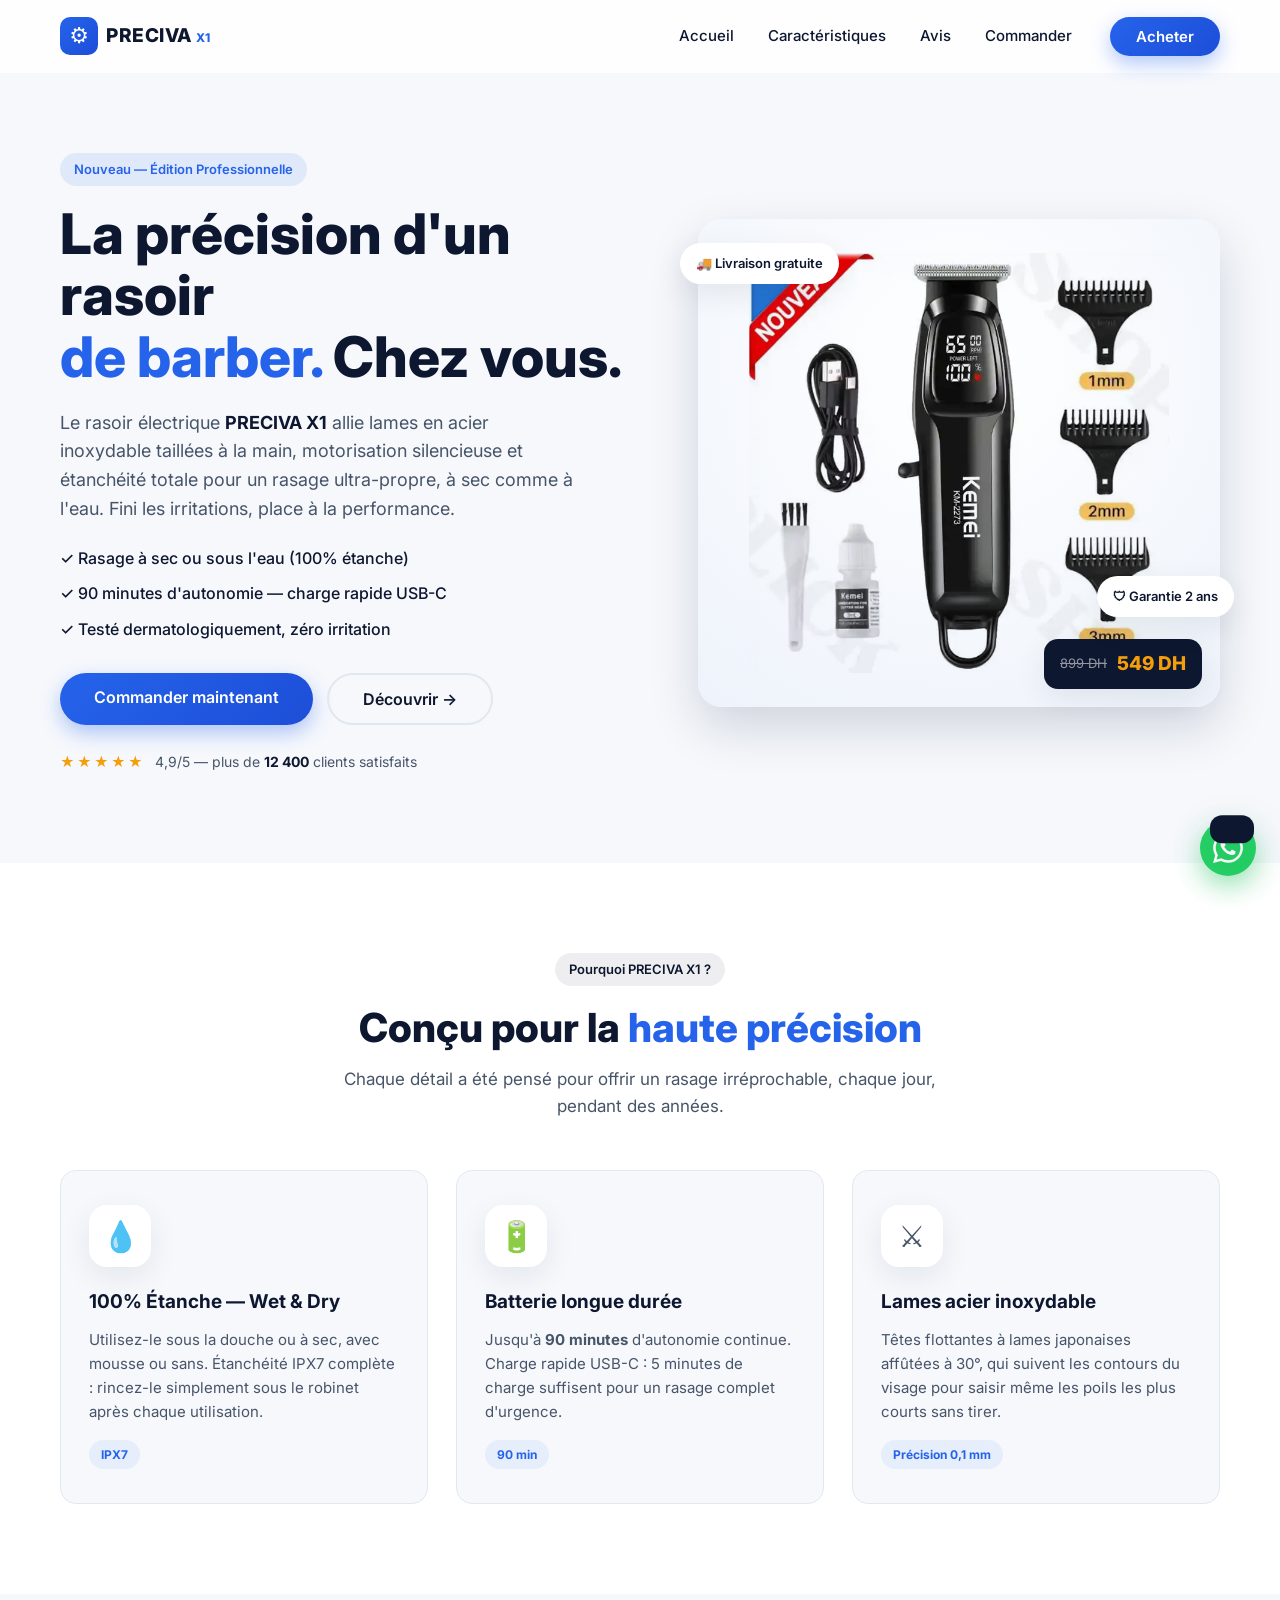
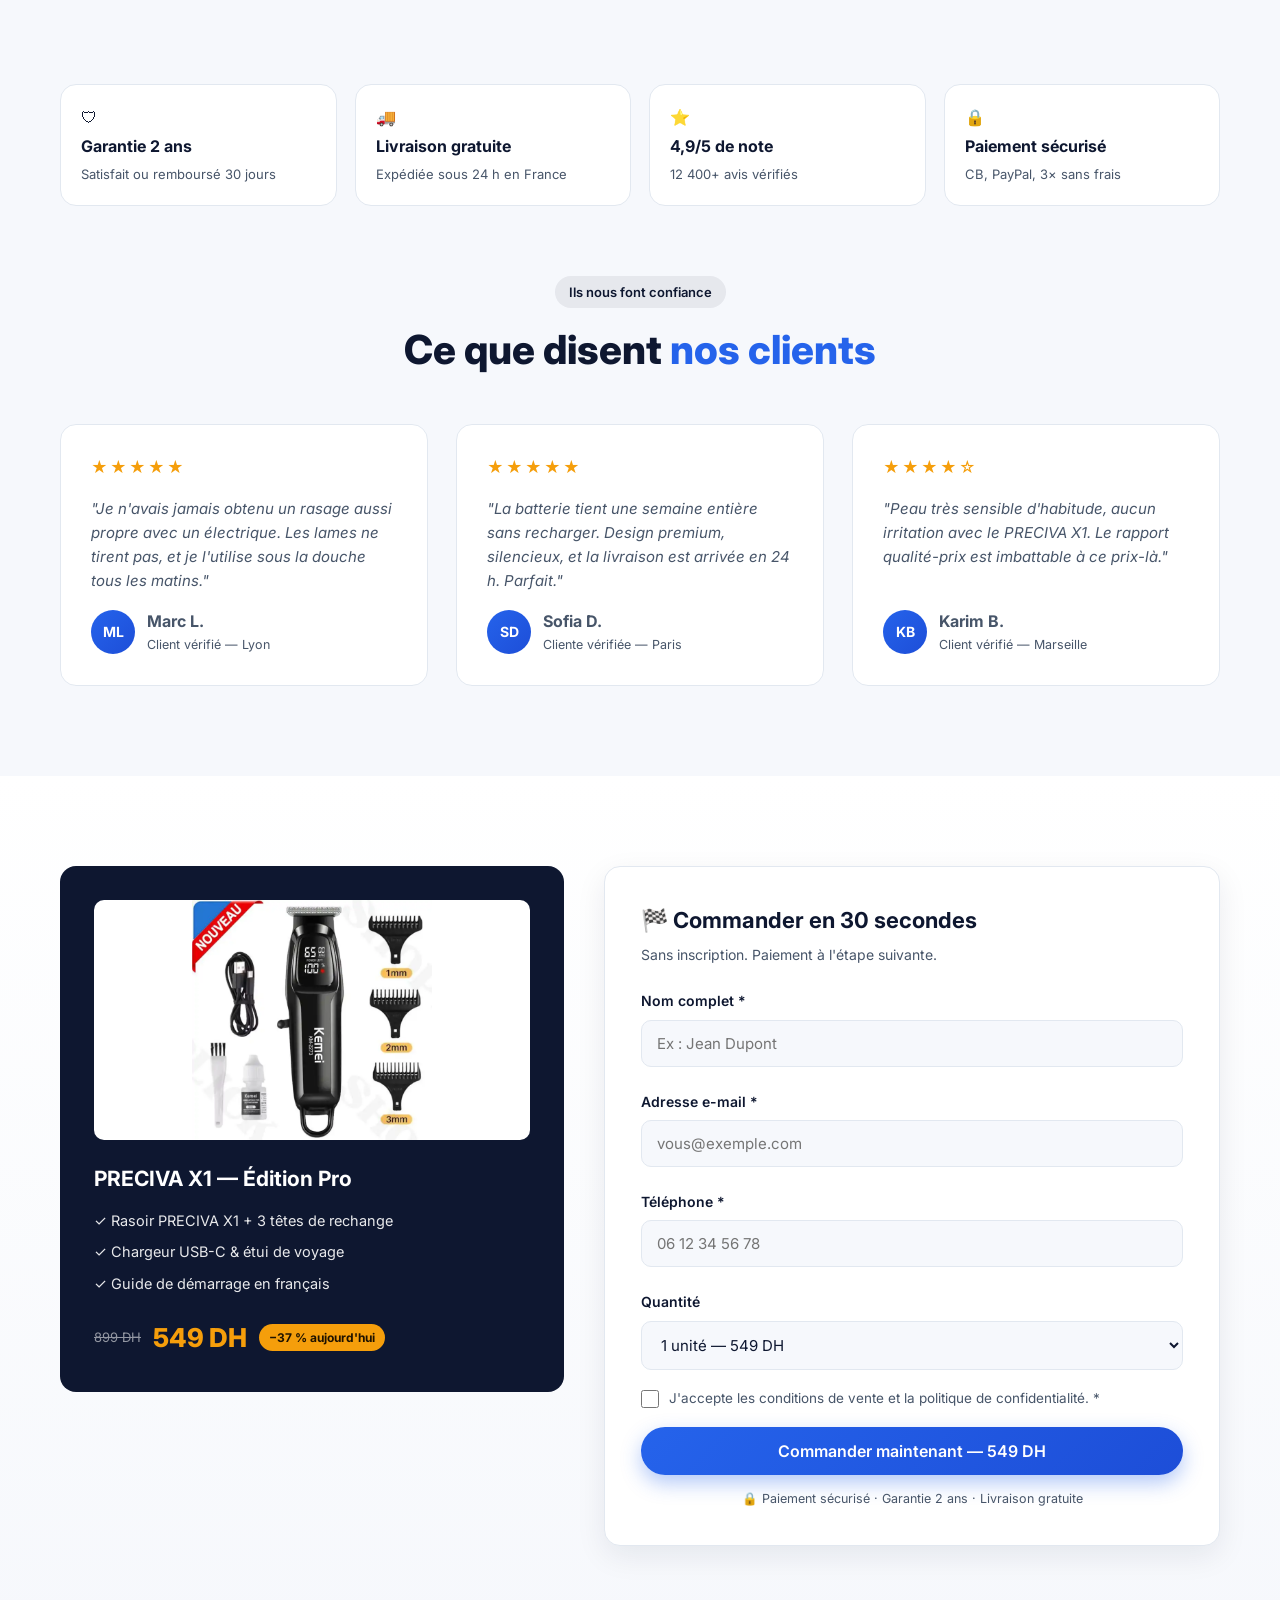
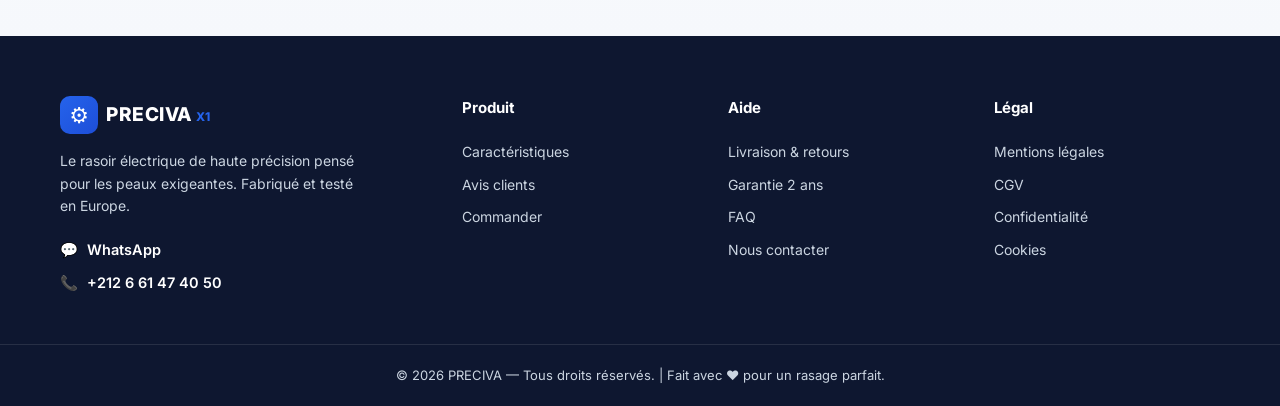
<file: index.html>
<!DOCTYPE html>
<!-- ============================================================
     LANDING PAGE — RASOIR ÉLECTRIQUE DE HAUTE PRÉCISION
     Fichier 1/3 : index.html (structure de la page)
     Langue : Français
     ------------------------------------------------------------
     La page est divisée en 6 sections majeures :
     1. En-tête (Navbar)
     2. Section principale (Hero)
     3. Caractéristiques (Features)
     4. Avis & Confiance (Testimonials / Badges)
     5. Formulaire de commande
     6. Pied de page (Footer)
     + une fenêtre modale (modal) gérée par script.js
============================================================ -->
<html lang="fr">
<head>
  <meta charset="UTF-8">
  <meta name="viewport" content="width=device-width, initial-scale=1.0">
  <meta name="description" content="PRECIVA X1 — Rasoir électrique de haute précision, 100% étanche, batterie longue durée et lames en acier inoxydable. Garantie 2 ans, livraison gratuite.">
  <title>PRECIVA X1 — Rasoir Électrique de Haute Précision</title>

  <!-- Feuille de style principale (fichier 2/3) -->
  <link rel="stylesheet" href="style.css">

  <!-- Police Google Fonts (Inter) : élégante et très lisible -->
  <link rel="preconnect" href="https://fonts.googleapis.com">
  <link rel="preconnect" href="https://fonts.gstatic.com" crossorigin>
  <link href="https://fonts.googleapis.com/css2?family=Inter:wght@400;500;600;700;800&display=swap" rel="stylesheet">
</head>

<body>

  <!-- ============================================================
       1. EN-TÊTE (NAVBAR)
       Logo + liens de navigation rapides + bouton CTA "Acheter"
       La barre devient "collante" (sticky) au défilement.
  ============================================================ -->
  <header class="navbar" id="navbar">
    <div class="container navbar__inner">

      <!-- Logo de la marque : icône + nom -->
      <a href="#accueil" class="logo">
        <span class="logo__icon">⚙</span>
        <span class="logo__text">PRECIVA<small>X1</small></span>
      </a>

      <!-- Liens de navigation (masqués en mobile, voir media queries) -->
      <nav class="nav" id="nav" aria-label="Navigation principale">
        <a href="#accueil" class="nav__link">Accueil</a>
        <a href="#caracteristiques" class="nav__link">Caractéristiques</a>
        <a href="#avis" class="nav__link">Avis</a>
        <a href="#commander" class="nav__link">Commander</a>
      </nav>

      <!-- Bouton d'appel à l'action (CTA) du haut -->
      <a href="#commander" class="btn btn--primary navbar__cta">Acheter</a>

      <!-- Bouton hamburger (visible uniquement sur mobile) -->
      <button class="hamburger" id="hamburger" aria-label="Ouvrir le menu" aria-expanded="false">
        <span></span><span></span><span></span>
      </button>
    </div>
  </header>


  <!-- ============================================================
       2. SECTION PRINCIPALE (HERO SECTION)
       Titre percutant + description marketing + image produit
       + bouton principal "Commander maintenant"
  ============================================================ -->
  <section class="hero" id="accueil">
    <div class="container hero__grid">

      <!-- Colonne de gauche : le contenu textuel -->
      <div class="hero__content">
        <span class="badge">Nouveau — Édition Professionnelle</span>

        <h1 class="hero__title">
          La précision d'un rasoir<br>
          <span class="highlight">de barber.</span> Chez vous.
        </h1>

        <p class="hero__desc">
          Le rasoir électrique <strong>PRECIVA X1</strong> allie lames en acier
          inoxydable taillées à la main, motorisation silencieuse et étanchéité
          totale pour un rasage ultra-propre, à sec comme à l'eau. Fini les
          irritations, place à la performance.
        </p>

        <!-- Points forts résumés (petite liste) -->
        <ul class="hero__points">
          <li>✓ Rasage à sec ou sous l'eau (100% étanche)</li>
          <li>✓ 90 minutes d'autonomie — charge rapide USB-C</li>
          <li>✓ Testé dermatologiquement, zéro irritation</li>
        </ul>

        <!-- Conteneur des boutons d'action -->
        <div class="hero__actions">
          <!-- Ce bouton fait défiler jusqu'au formulaire de commande -->
          <a href="#commander" class="btn btn--primary btn--lg">
            Commander maintenant
          </a>
          <a href="#caracteristiques" class="btn btn--ghost btn--lg">
            Découvrir →
          </a>
        </div>

        <!-- Preuve sociale rapide : note moyenne -->
        <div class="hero__rating">
          <span class="stars">★★★★★</span>
          <span>4,9/5 — plus de <strong>12 400</strong> clients satisfaits</span>
        </div>
      </div>

      <!-- Colonne de droite : visuel du produit -->
      <div class="hero__visual">
        <div class="hero__card">
          <!-- Image du produit (fichier présent dans ce dossier) -->
          <div class="hero__link">
            <img src="AAASF22427_img1.webp"
                 alt="Rasoir électrique PRECIVA X1 de haute précision"
                 class="hero__img" loading="eager">
          </div>
          <!-- Étiquette prix flottante -->
          <div class="price-tag">
            <span class="price-tag__old">899 DH</span>
            <span class="price-tag__new">549 DH</span>
          </div>
        </div>
        <!-- Pastille flottante "Livraison gratuite" -->
        <div class="float-badge float-badge--1">🚚 Livraison gratuite</div>
        <div class="float-badge float-badge--2">🛡 Garantie 2 ans</div>
      </div>

    </div>
  </section>


  <!-- ============================================================
       3. SECTION CARACTÉRISTIQUES (FEATURES)
       Grille de 3 cartes avec icônes : étanchéité, batterie, lames
       (CSS Grid pour la disposition responsive)
  ============================================================ -->
  <section class="features" id="caracteristiques">
    <div class="container">
      <div class="section-head">
        <span class="badge badge--dark">Pourquoi PRECIVA X1 ?</span>
        <h2 class="section-title">Conçu pour la <span class="highlight">haute précision</span></h2>
        <p class="section-sub">
          Chaque détail a été pensé pour offrir un rasage irréprochable,
          chaque jour, pendant des années.
        </p>
      </div>

      <!-- Grille de 3 cartes (devient 1 colonne sur mobile) -->
      <div class="features__grid">

        <!-- Carte 1 : 100% Étanche -->
        <article class="feature-card reveal">
          <div class="feature-card__icon">💧</div>
          <h3>100% Étanche — Wet &amp; Dry</h3>
          <p>
            Utilisez-le sous la douche ou à sec, avec mousse ou sans.
            Étanchéité IPX7 complète : rincez-le simplement sous le robinet
            après chaque utilisation.
          </p>
          <span class="feature-card__tag">IPX7</span>
        </article>

        <!-- Carte 2 : Batterie longue durée -->
        <article class="feature-card reveal">
          <div class="feature-card__icon">🔋</div>
          <h3>Batterie longue durée</h3>
          <p>
            Jusqu'à <strong>90 minutes</strong> d'autonomie continue.
            Charge rapide USB-C : 5 minutes de charge suffisent pour un
            rasage complet d'urgence.
          </p>
          <span class="feature-card__tag">90 min</span>
        </article>

        <!-- Carte 3 : Lames en acier inoxydable -->
        <article class="feature-card reveal">
          <div class="feature-card__icon">⚔️</div>
          <h3>Lames acier inoxydable</h3>
          <p>
            Têtes flottantes à lames japonaises affûtées à 30°, qui suivent
            les contours du visage pour saisir même les poils les plus courts
            sans tirer.
          </p>
          <span class="feature-card__tag">Précision 0,1 mm</span>
        </article>

      </div>
    </div>
  </section>


  <!-- ============================================================
       4. SECTION AVIS & CONFIANCE (Testimonials / Badges)
       Badges de garantie + 3 avis clients + statistiques
  ============================================================ -->
  <section class="trust" id="avis">
    <div class="container">

      <!-- Bandeau de badges / garanties -->
      <div class="badges-row">
        <div class="trust-badge">🛡 <strong>Garantie 2 ans</strong><span>Satisfait ou remboursé 30 jours</span></div>
        <div class="trust-badge">🚚 <strong>Livraison gratuite</strong><span>Expédiée sous 24 h en France</span></div>
        <div class="trust-badge">⭐ <strong>4,9/5 de note</strong><span>12 400+ avis vérifiés</span></div>
        <div class="trust-badge">🔒 <strong>Paiement sécurisé</strong><span>CB, PayPal, 3× sans frais</span></div>
      </div>

      <div class="section-head">
        <span class="badge badge--dark">Ils nous font confiance</span>
        <h2 class="section-title">Ce que disent <span class="highlight">nos clients</span></h2>
      </div>

      <!-- Grille de 3 témoignages -->
      <div class="testimonials__grid">

        <figure class="testimonial reveal">
          <div class="stars">★★★★★</div>
          <blockquote>
            "Je n'avais jamais obtenu un rasage aussi propre avec un électrique.
            Les lames ne tirent pas, et je l'utilise sous la douche tous les matins."
          </blockquote>
          <figcaption>
            <span class="avatar">ML</span>
            <div><strong>Marc L.</strong><small>Client vérifié — Lyon</small></div>
          </figcaption>
        </figure>

        <figure class="testimonial reveal">
          <div class="stars">★★★★★</div>
          <blockquote>
            "La batterie tient une semaine entière sans recharger. Design
            premium, silencieux, et la livraison est arrivée en 24 h. Parfait."
          </blockquote>
          <figcaption>
            <span class="avatar">SD</span>
            <div><strong>Sofia D.</strong><small>Cliente vérifiée — Paris</small></div>
          </figcaption>
        </figure>

        <figure class="testimonial reveal">
          <div class="stars">★★★★☆</div>
          <blockquote>
            "Peau très sensible d'habitude, aucun irritation avec le PRECIVA X1.
            Le rapport qualité-prix est imbattable à ce prix-là."
          </blockquote>
          <figcaption>
            <span class="avatar">KB</span>
            <div><strong>Karim B.</strong><small>Client vérifié — Marseille</small></div>
          </figcaption>
        </figure>

      </div>
    </div>
  </section>


  <!-- ============================================================
       5. FORMULAIRE DE COMMANDE (Achat rapide)
       Formulaire simple validé en JavaScript (script.js)
  ============================================================ -->
  <section class="order" id="commander">
    <div class="container order__grid">

      <!-- Récapitulatif du produit à commander -->
      <div class="order__summary">
        <img src="AAASF22427_img1.webp" alt="Rasoir PRECIVA X1" class="order__img">
        <h3>PRECIVA X1 — Édition Pro</h3>
        <ul>
          <li>✓ Rasoir PRECIVA X1 + 3 têtes de rechange</li>
          <li>✓ Chargeur USB-C &amp; étui de voyage</li>
          <li>✓ Guide de démarrage en français</li>
        </ul>
        <div class="order__price">
          <span class="price-tag__old">899 DH</span>
          <span class="price-tag__new">549 DH</span>
          <span class="order__save">−37 % aujourd'hui</span>
        </div>
      </div>

      <!-- Le formulaire lui-même -->
      <form class="order__form" id="orderForm" novalidate>
        <h3>🏁 Commander en 30 secondes</h3>
        <p class="order__form-sub">Sans inscription. Paiement à l'étape suivante.</p>

        <!-- Champ : nom complet -->
        <div class="field">
          <label for="nom">Nom complet *</label>
          <input type="text" id="nom" name="nom" placeholder="Ex : Jean Dupont" required>
          <small class="field__error"></small>
        </div>

        <!-- Champ : e-mail -->
        <div class="field">
          <label for="email">Adresse e-mail *</label>
          <input type="email" id="email" name="email" placeholder="vous@exemple.com" required>
          <small class="field__error"></small>
        </div>

        <!-- Champ : téléphone -->
        <div class="field">
          <label for="tel">Téléphone *</label>
          <input type="tel" id="tel" name="tel" placeholder="06 12 34 56 78" required>
          <small class="field__error"></small>
        </div>

        <!-- Champ : quantité -->
        <div class="field">
          <label for="qte">Quantité</label>
          <select id="qte" name="qte">
            <option value="1">1 unité — 549 DH</option>
            <option value="2">2 unités — 989 DH (−10 %)</option>
            <option value="3">3 unités — 1 299 DH (−20 %)</option>
          </select>
        </div>

        <!-- Case à cocher : acceptation des conditions -->
        <div class="field field--check">
          <input type="checkbox" id="cgv" name="cgv" required>
          <label for="cgv">J'accepte les conditions de vente et la politique de confidentialité. *</label>
        </div>

        <!-- Bouton de soumission : ouvre aussi la modale de confirmation -->
        <button type="submit" class="btn btn--primary btn--lg btn--block">
          Commander maintenant — 549 DH
        </button>

        <p class="order__reassure">🔒 Paiement sécurisé · Garantie 2 ans · Livraison gratuite</p>
      </form>

    </div>
  </section>


  <!-- ============================================================
       6. PIED DE PAGE (FOOTER)
       Copyright, liens utiles et réseaux sociaux
  ============================================================ -->
  <footer class="footer">
    <div class="container footer__grid">

      <!-- Colonne marque -->
      <div class="footer__brand">
        <a href="#accueil" class="logo">
          <span class="logo__icon">⚙</span>
          <span class="logo__text">PRECIVA<small>X1</small></span>
        </a>
        <p>Le rasoir électrique de haute précision pensé pour les peaux exigeantes. Fabriqué et testé en Europe.</p>
        <!-- Contact réel : les commandes et questions arrivent sur WhatsApp -->
        <div class="footer__contact">
          <a href="https://wa.me/212661474050?text=Bonjour%2C%20je%20souhaite%20des%20informations%20sur%20le%20PRECIVA%20X1."
             target="_blank" rel="noopener">
            <span aria-hidden="true">💬</span> WhatsApp
          </a>
          <a href="tel:+212661474050">
            <span aria-hidden="true">📞</span> +212 6 61 47 40 50
          </a>
        </div>
      </div>

      <!-- Colonne : liens utiles -->
      <div class="footer__col">
        <h4>Produit</h4>
        <a href="#caracteristiques">Caractéristiques</a>
        <a href="#avis">Avis clients</a>
        <a href="#commander">Commander</a>
      </div>

      <!-- Colonne : aide & support -->
      <div class="footer__col">
        <h4>Aide</h4>
        <a href="#" data-legal="cgv">Livraison &amp; retours</a>
        <a href="#" data-legal="cgv">Garantie 2 ans</a>
        <a href="https://wa.me/212661474050?text=Bonjour%2C%20j%27ai%20une%20question%20sur%20le%20PRECIVA%20X1."
           target="_blank" rel="noopener">FAQ</a>
        <a href="https://wa.me/212661474050?text=Bonjour%2C%20je%20souhaite%20%C3%AAtre%20contact%C3%A9%28e%29."
           target="_blank" rel="noopener">Nous contacter</a>
      </div>

      <!-- Colonne : légal -->
      <div class="footer__col">
        <h4>Légal</h4>
        <a href="#" data-legal="mentions">Mentions légales</a>
        <a href="#" data-legal="cgv">CGV</a>
        <a href="#" data-legal="privacy">Confidentialité</a>
        <a href="#" data-legal="privacy">Cookies</a>
      </div>

    </div>

    <!-- Barre de copyright -->
    <div class="footer__bottom">
      <div class="container">
        <p>© <span id="year">2026</span> PRECIVA — Tous droits réservés. | Fait avec ❤ pour un rasage parfait.</p>
      </div>
    </div>
  </footer>


  <!-- ============================================================
       CONTENUS LÉGAUX (injectés dans la modale par script.js)
  ============================================================ -->
  <template id="legal-mentions">
    <p><strong>Éditeur du site :</strong> PRECIVA — page de présentation du PRECIVA X1.</p>
    <p><strong>Contact :</strong> WhatsApp / téléphone <a href="tel:+212661474050">+212 6 61 47 40 50</a>.</p>
    <p><strong>Hébergement :</strong> GitHub Pages — GitHub Inc., 88 Colin P. Kelly Jr. Street, San Francisco, CA 94107, États-Unis.</p>
  </template>

  <template id="legal-cgv">
    <p><strong>Commande.</strong> Le formulaire du site ouvre une conversation WhatsApp pré-remplie. La commande est confirmée après échange de messages.</p>
    <p><strong>Prix.</strong> Les prix affichés sur la page produit s'entendent livraison gratuite incluse.</p>
    <p><strong>Paiement.</strong> Le mode de paiement est convenu lors de l'échange WhatsApp.</p>
    <p><strong>Livraison.</strong> Sous 24 h selon disponibilité.</p>
    <p><strong>Garantie.</strong> 2 ans. Satisfait ou remboursé sous 30 jours.</p>
    <p><strong>Réclamation.</strong> WhatsApp <a href="https://wa.me/212661474050">+212 6 61 47 40 50</a>.</p>
  </template>

  <template id="legal-privacy">
    <p>Ce site ne dépose <strong>aucun cookie de suivi</strong> et n'utilise aucun outil d'analyse.</p>
    <p>Aucune donnée n'est enregistrée sur un serveur : le formulaire de commande ouvre WhatsApp avec un message pré-rempli. Les informations saisies (nom, téléphone, e-mail, quantité) sont envoyées via WhatsApp et traitées dans cette conversation.</p>
    <p>La police Inter est chargée depuis Google Fonts, ce qui transmet votre adresse IP à Google.</p>
    <p>Contact : <a href="https://wa.me/212661474050">+212 6 61 47 40 50</a>.</p>
  </template>


  <!-- ============================================================
       FENÊTRE MODALE (MODAL)
       Cachée par défaut (display:none dans style.css).
       Sert aux contenus légaux et au lien de secours WhatsApp.
  ============================================================ -->
  <div class="modal" id="modal" role="dialog" aria-modal="true" aria-labelledby="modalTitle">
    <div class="modal__overlay" data-close-modal></div>
    <div class="modal__box">
      <button class="modal__close" data-close-modal aria-label="Fermer">✕</button>
      <div class="modal__icon" id="modalIcon">✅</div>
      <h3 id="modalTitle">Dernière étape</h3>
      <div id="modalText">
        <p>Votre commande est prête. Envoyez le message WhatsApp pré-rempli
        pour la confirmer, et nous vous répondons pour la livraison.</p>
      </div>
      <div id="modalExtra"></div>
      <button class="btn btn--primary btn--block" data-close-modal>Fermer</button>
    </div>
  </div>

  <!-- Notification toast (message qui apparaît en bas à droite) -->
  <div class="toast" id="toast"></div>

  <!-- Bouton WhatsApp flottant : contact direct depuis n'importe où sur la page -->
  <a class="wa-float"
     href="https://wa.me/212661474050?text=Bonjour%2C%20je%20souhaite%20des%20informations%20sur%20le%20PRECIVA%20X1."
     target="_blank" rel="noopener"
     aria-label="Nous contacter sur WhatsApp">
    <svg viewBox="0 0 24 24" aria-hidden="true">
      <path d="M17.472 14.382c-.297-.149-1.758-.867-2.03-.967-.273-.099-.471-.148-.67.15-.197.297-.767.966-.94 1.164-.173.199-.347.223-.644.075-.297-.15-1.255-.463-2.39-1.475-.883-.788-1.48-1.761-1.653-2.059-.173-.297-.018-.458.13-.606.134-.133.298-.347.446-.52.149-.174.198-.298.298-.497.099-.198.05-.371-.025-.52-.075-.149-.669-1.612-.916-2.207-.242-.579-.487-.5-.669-.51-.173-.008-.371-.01-.57-.01-.198 0-.52.074-.792.372-.272.297-1.04 1.016-1.04 2.479 0 1.462 1.065 2.875 1.213 3.074.149.198 2.096 3.2 5.077 4.487.709.306 1.262.489 1.694.625.712.227 1.36.195 1.871.118.571-.085 1.758-.719 2.006-1.413.248-.694.248-1.289.173-1.413-.074-.124-.272-.198-.57-.347m-5.421 7.403h-.004a9.87 9.87 0 01-5.031-1.378l-.361-.214-3.741.982.998-3.648-.235-.374a9.86 9.86 0 01-1.51-5.26c.001-5.45 4.436-9.884 9.888-9.884 2.64 0 5.122 1.03 6.988 2.898a9.825 9.825 0 012.893 6.994c-.003 5.45-4.437 9.884-9.885 9.884m8.413-18.297A11.815 11.815 0 0012.05 0C5.495 0 .16 5.335.157 11.892c0 2.096.547 4.142 1.588 5.945L.057 24l6.305-1.654a11.882 11.882 0 005.683 1.448h.005c6.554 0 11.89-5.335 11.893-11.893a11.821 11.821 0 00-3.48-8.413z"/>
    </svg>
  </a>

  <!-- Fichier 3/3 : la logique JavaScript -->
  <script src="script.js"></script>
</body>
</html>
</file>
<file: style.css>
/* =============================================================
   LANDING PAGE — RASOIR ÉLECTRIQUE DE HAUTE PRÉCISION
   Fichier 2/3 : style.css (apparence de la page)
   -------------------------------------------------------------
   Sommaire :
   1.  Variables globales (couleurs, tailles)
   2.  Réinitialisation & styles de base
   3.  Utilitaires (container, boutons, badges)
   4.  Navbar (en-tête)
   5.  Hero (section principale)
   6.  Features (caractéristiques)
   7.  Trust (avis & badges de confiance)
   8.  Order (formulaire de commande)
   9.  Footer (pied de page)
   10. Modale & notification toast
   11. Effets d'apparition au défilement (reveal)
   12. Design adaptatif (media queries mobile / tablette)
============================================================= */


/* -------------------------------------------------------------
   1. VARIABLES GLOBALES
   On centralise les couleurs et tailles ici pour tout modifier
   facilement (une seule ligne à changer !).
------------------------------------------------------------- */
:root {
  /* Palette de couleurs */
  --clr-bg:        #f6f8fc;   /* Fond général clair */
  --clr-surface:   #ffffff;   /* Cartes / surfaces blanches */
  --clr-dark:      #0e1730;   /* Bleu nuit (texte principal) */
  --clr-primary:   #2563eb;   /* Bleu électrique (boutons) */
  --clr-primary-d: #1d4ed8;  /* Bleu plus foncé (hover) */
  --clr-accent:    #f59e0b;   /* Ambre (prix, étoiles) */
  --clr-text:      #475569;   /* Texte secondaire */
  --clr-light:     #e2e8f0;   /* Bordures claires */
  --clr-success:   #16a34a;   /* Vert (confirmations) */

  /* Typographie */
  --font: 'Inter', system-ui, -apple-system, sans-serif;

  /* Espacements & rayons */
  --radius: 16px;
  --radius-sm: 10px;
  --shadow: 0 10px 30px rgba(14, 23, 48, .08);
  --shadow-lg: 0 20px 50px rgba(14, 23, 48, .16);
  --nav-h: 72px;             /* Hauteur de la barre de navigation */
}


/* -------------------------------------------------------------
   2. RÉINITIALISATION & BASE
------------------------------------------------------------- */
*, *::before, *::after { box-sizing: border-box; margin: 0; padding: 0; }

html { scroll-behavior: smooth; }  /* Défilement doux vers les ancres */

body {
  font-family: var(--font);
  color: var(--clr-text);
  background: var(--clr-bg);
  line-height: 1.6;
  -webkit-font-smoothing: antialiased;
}

img { max-width: 100%; display: block; }
a   { text-decoration: none; color: inherit; }
ul  { list-style: none; }

/* Conteneur central : limite la largeur et ajoute des marges */
.container {
  width: min(1160px, 92%);   /* 92% sur petit écran, 1160px max */
  margin-inline: auto;
}


/* -------------------------------------------------------------
   3. UTILITAIRES (boutons, badges, titres de section)
------------------------------------------------------------- */

/* --- Boutons --- */
.btn {
  display: inline-block;
  padding: 12px 26px;
  border: none;
  border-radius: 999px;
  font: 600 15px/1 var(--font);
  cursor: pointer;
  transition: transform .2s ease, box-shadow .2s ease, background .2s ease;
  text-align: center;
}
.btn--primary {
  background: linear-gradient(135deg, var(--clr-primary), var(--clr-primary-d));
  color: #fff;
  box-shadow: 0 8px 20px rgba(37, 99, 235, .35);
}
.btn--primary:hover {
  transform: translateY(-3px);           /* Légère élévation au survol */
  box-shadow: 0 14px 28px rgba(37, 99, 235, .45);
}
.btn--ghost {
  background: transparent;
  color: var(--clr-dark);
  border: 2px solid var(--clr-light);
}
.btn--ghost:hover { border-color: var(--clr-primary); color: var(--clr-primary); }
.btn--lg     { padding: 16px 34px; font-size: 16px; }
.btn--block  { width: 100%; }
.btn:active { transform: translateY(0); }  /* Effet "pressé" */

/* --- Petites étiquettes (badges) --- */
.badge {
  display: inline-block;
  padding: 6px 14px;
  border-radius: 999px;
  background: rgba(37, 99, 235, .1);
  color: var(--clr-primary);
  font-size: 13px;
  font-weight: 600;
  margin-bottom: 18px;
}
.badge--dark { background: rgba(14, 23, 48, .07); color: var(--clr-dark); }

/* --- Titres de section --- */
.section-head { text-align: center; max-width: 640px; margin: 0 auto 50px; }
.section-title { font-size: clamp(28px, 4vw, 40px); color: var(--clr-dark); font-weight: 800; line-height: 1.2; }
.section-sub   { margin-top: 14px; font-size: 17px; }
.highlight { color: var(--clr-primary); }   /* Mot surligné en bleu */

/* --- Étoiles de notation --- */
.stars { color: var(--clr-accent); letter-spacing: 2px; }


/* -------------------------------------------------------------
   4. NAVBAR (en-tête collant)
------------------------------------------------------------- */
.navbar {
  position: sticky;          /* Reste visible en haut au défilement */
  top: 0; z-index: 100;
  background: rgba(255, 255, 255, .85);
  backdrop-filter: blur(12px);           /* Effet "verre dépoli" */
  border-bottom: 1px solid transparent;
  transition: box-shadow .3s ease, border-color .3s ease;
}
/* Ombre ajoutée par JS quand on scrolle (classe .scrolled) */
.navbar.scrolled { box-shadow: var(--shadow); border-color: var(--clr-light); }

.navbar__inner {
  height: var(--nav-h);
  display: flex;             /* Logo | Liens | CTA sur une ligne */
  align-items: center;
  gap: 24px;
}

/* --- Logo --- */
.logo { display: flex; align-items: center; gap: 8px; margin-right: auto; }
.logo__icon {
  font-size: 22px;
  width: 38px; height: 38px;
  display: grid; place-items: center;
  background: linear-gradient(135deg, var(--clr-primary), var(--clr-primary-d));
  color: #fff; border-radius: 10px;
}
.logo__text { font-weight: 800; font-size: 19px; color: var(--clr-dark); letter-spacing: .5px; }
.logo__text small { color: var(--clr-primary); font-size: 12px; margin-left: 4px; }

/* --- Liens de navigation --- */
.nav { display: flex; gap: 6px; }
.nav__link {
  padding: 8px 14px; border-radius: 8px;
  font-weight: 500; font-size: 15px; color: var(--clr-dark);
  transition: background .2s, color .2s;
}
.nav__link:hover { background: rgba(37, 99, 235, .08); color: var(--clr-primary); }

/* --- Menu hamburger (masqué sur desktop) --- */
.hamburger {
  display: none;
  flex-direction: column; gap: 5px;
  background: none; border: none; cursor: pointer; padding: 8px;
}
.hamburger span { width: 24px; height: 2.5px; background: var(--clr-dark); border-radius: 2px; transition: .3s; }


/* -------------------------------------------------------------
   5. HERO (section principale)
------------------------------------------------------------- */
.hero { padding: 80px 0 90px; overflow: hidden; }

.hero__grid {
  display: grid;
  grid-template-columns: 1.05fr .95fr;   /* Texte | Image */
  gap: 60px;
  align-items: center;
}

.hero__title {
  font-size: clamp(34px, 5vw, 56px);
  color: var(--clr-dark);
  font-weight: 800;
  line-height: 1.1;
  margin-bottom: 20px;
}
.hero__desc { font-size: 18px; max-width: 520px; }
.hero__desc strong { color: var(--clr-dark); }

/* Liste des points forts */
.hero__points { margin: 22px 0 30px; display: grid; gap: 10px; }
.hero__points li { font-weight: 500; color: var(--clr-dark); }

/* Boutons d'action côte à côte */
.hero__actions { display: flex; gap: 14px; flex-wrap: wrap; }

/* Preuve sociale */
.hero__rating { margin-top: 26px; display: flex; align-items: center; gap: 10px; font-size: 14px; }
.hero__rating strong { color: var(--clr-dark); }

/* --- Visuel du produit --- */
.hero__visual { position: relative; }

/* Carte blanche derrière l'image */
.hero__card {
  position: relative;
  background: radial-gradient(circle at 50% 30%, #ffffff, #eef3fb);
  border-radius: 24px;
  padding: 34px;
  box-shadow: var(--shadow-lg);
  animation: float 5s ease-in-out infinite;   /* Flottement doux */
}
.hero__img {
  width: 100%;
  max-height: 420px;
  object-fit: contain;      /* L'image ne déforme jamais */
  mix-blend-mode: multiply; /* Fond blanc fondu proprement si besoin */
}
/* Lien autour de l'image produit (hero) */
.hero__link {
  display: block;
}

/* Étiquette de prix flottante */
.price-tag {
  position: absolute; bottom: 18px; right: 18px;
  background: var(--clr-dark); color: #fff;
  padding: 10px 16px; border-radius: 14px;
  display: flex; align-items: center; gap: 10px;
  box-shadow: var(--shadow);
}
.price-tag__old { text-decoration: line-through; opacity: .55; font-size: 13px; }
.price-tag__new { font-weight: 800; font-size: 19px; color: var(--clr-accent); }

/* Pastilles flottantes (livraison, garantie) */
.float-badge {
  position: absolute;
  background: #fff; border-radius: 999px;
  padding: 10px 16px; font-size: 13px; font-weight: 600; color: var(--clr-dark);
  box-shadow: var(--shadow);
}
.float-badge--1 { top: 24px; left: -18px; animation: float 4s ease-in-out infinite; }
.float-badge--2 { bottom: 90px; right: -14px; animation: float 6s ease-in-out .5s infinite; }

/* Animation de flottement */
@keyframes float {
  0%, 100% { transform: translateY(0); }
  50%      { transform: translateY(-12px); }
}


/* -------------------------------------------------------------
   6. FEATURES (caractéristiques)
------------------------------------------------------------- */
.features { padding: 90px 0; background: var(--clr-surface); }

.features__grid {
  display: grid;
  grid-template-columns: repeat(3, 1fr);  /* 3 colonnes égales */
  gap: 28px;
}

/* Carte caractéristique */
.feature-card {
  position: relative;
  background: var(--clr-bg);
  border: 1px solid var(--clr-light);
  border-radius: var(--radius);
  padding: 34px 28px;
  transition: transform .3s ease, box-shadow .3s ease, border-color .3s ease;
}
/* Effet au survol : élévation + bordure bleue */
.feature-card:hover {
  transform: translateY(-8px);
  box-shadow: var(--shadow-lg);
  border-color: rgba(37, 99, 235, .4);
}
.feature-card__icon {
  font-size: 30px;
  width: 62px; height: 62px;
  display: grid; place-items: center;
  background: #fff; border-radius: 18px;
  box-shadow: var(--shadow);
  margin-bottom: 20px;
  transition: transform .3s ease;
}
.feature-card:hover .feature-card__icon { transform: scale(1.12) rotate(-6deg); }
.feature-card h3 { color: var(--clr-dark); font-size: 19px; margin-bottom: 10px; }
.feature-card p  { font-size: 15px; }
.feature-card__tag {
  display: inline-block; margin-top: 16px;
  font-size: 12px; font-weight: 700;
  color: var(--clr-primary);
  background: rgba(37, 99, 235, .08);
  padding: 5px 12px; border-radius: 999px;
}


/* -------------------------------------------------------------
   7. TRUST (avis & badges de confiance)
------------------------------------------------------------- */
.trust { padding: 90px 0; }

/* Bandeau de badges garanties */
.badges-row {
  display: grid;
  grid-template-columns: repeat(4, 1fr);
  gap: 18px;
  margin-bottom: 70px;
}
.trust-badge {
  background: var(--clr-surface);
  border: 1px solid var(--clr-light);
  border-radius: var(--radius);
  padding: 20px;
  display: flex; flex-direction: column; gap: 4px;
  font-size: 16px; color: var(--clr-dark);
  transition: transform .25s ease, box-shadow .25s ease;
}
.trust-badge:hover { transform: translateY(-5px); box-shadow: var(--shadow); }
.trust-badge span { font-size: 13px; color: var(--clr-text); font-weight: 400; }

/* Grille de témoignages */
.testimonials__grid {
  display: grid;
  grid-template-columns: repeat(3, 1fr);
  gap: 28px;
}
.testimonial {
  background: var(--clr-surface);
  border: 1px solid var(--clr-light);
  border-radius: var(--radius);
  padding: 30px;
  display: flex; flex-direction: column; gap: 16px;
  transition: transform .3s ease, box-shadow .3s ease;
}
.testimonial:hover { transform: translateY(-6px); box-shadow: var(--shadow-lg); }
.testimonial blockquote { font-size: 15px; font-style: italic; }
.testimonial figcaption { display: flex; align-items: center; gap: 12px; margin-top: auto; }
.testimonial small { display: block; color: var(--clr-text); font-size: 12.5px; }
.avatar {
  width: 44px; height: 44px; border-radius: 50%;
  display: grid; place-items: center;
  background: linear-gradient(135deg, var(--clr-primary), var(--clr-primary-d));
  color: #fff; font-weight: 700; font-size: 14px;
}


/* -------------------------------------------------------------
   8. ORDER (formulaire de commande)
------------------------------------------------------------- */
.order {
  padding: 90px 0;
  background: linear-gradient(180deg, var(--clr-surface), var(--clr-bg));
}
.order__grid {
  display: grid;
  grid-template-columns: .9fr 1.1fr;   /* Résumé produit | Formulaire */
  gap: 40px;
  align-items: start;
}

/* Récapitulatif produit */
.order__summary {
  background: var(--clr-dark);
  color: #fff;
  border-radius: var(--radius);
  padding: 34px;
  position: sticky;            /* Suit le défilement sur desktop */
  top: calc(var(--nav-h) + 20px);
}
.order__img {
  width: 100%; height: 240px;
  object-fit: contain;
  background: #fff;
  border-radius: var(--radius-sm);
  margin-bottom: 22px;
}
.order__summary h3 { font-size: 21px; margin-bottom: 14px; }
.order__summary ul { display: grid; gap: 8px; font-size: 14.5px; opacity: .9; }
.order__price { margin-top: 22px; display: flex; align-items: center; gap: 12px; }
.order__price .price-tag__new { font-size: 26px; }
.order__save {
  background: var(--clr-accent); color: #1f1300;
  font-size: 12px; font-weight: 700;
  padding: 4px 10px; border-radius: 999px;
}

/* Le formulaire */
.order__form {
  background: var(--clr-surface);
  border: 1px solid var(--clr-light);
  border-radius: var(--radius);
  padding: 36px;
  box-shadow: var(--shadow);
}
.order__form h3 { color: var(--clr-dark); font-size: 22px; }
.order__form-sub { font-size: 14px; margin: 6px 0 24px; }

/* Champs de formulaire */
.field { margin-bottom: 18px; }
.field label { display: block; font-weight: 600; font-size: 14px; color: var(--clr-dark); margin-bottom: 7px; }
.field input:not([type="checkbox"]),
.field select {
  width: 100%;
  padding: 13px 15px;
  border: 1.5px solid var(--clr-light);
  border-radius: var(--radius-sm);
  font: 400 15px var(--font);
  color: var(--clr-dark);
  background: var(--clr-bg);
  transition: border-color .2s, box-shadow .2s;
}
.field input:focus, .field select:focus {
  outline: none;
  border-color: var(--clr-primary);
  box-shadow: 0 0 0 4px rgba(37, 99, 235, .12);
}
/* État d'erreur (classe ajoutée par script.js) */
.field.invalid input { border-color: #dc2626; }
.field__error { display: block; color: #dc2626; font-size: 12.5px; margin-top: 5px; min-height: 1px; }

/* Case à cocher */
.field--check { display: flex; align-items: flex-start; gap: 10px; }
.field--check input { width: 18px; height: 18px; margin-top: 2px; accent-color: var(--clr-primary); }
.field--check label { font-weight: 400; font-size: 13.5px; color: var(--clr-text); margin: 0; }

.order__reassure { text-align: center; font-size: 12.5px; margin-top: 14px; }


/* -------------------------------------------------------------
   9. FOOTER (pied de page)
------------------------------------------------------------- */
.footer { background: var(--clr-dark); color: #cbd5e1; padding-top: 60px; }
.footer__grid {
  display: grid;
  grid-template-columns: 1.6fr 1fr 1fr 1fr;   /* Marque + 3 colonnes */
  gap: 40px;
  padding-bottom: 50px;
}
.footer .logo__text { color: #fff; }
.footer__brand p { font-size: 14px; margin: 16px 0 20px; max-width: 300px; }
.footer__col h4 { color: #fff; font-size: 15px; margin-bottom: 16px; }
.footer__col a { display: block; font-size: 14px; padding: 5px 0; transition: color .2s; }
.footer__col a:hover { color: #fff; }

/* Contact direct (WhatsApp + téléphone) */
.footer__contact { display: flex; flex-direction: column; gap: 10px; }
.footer__contact a {
  display: inline-flex; align-items: center; gap: 9px;
  font-size: 14.5px; font-weight: 600; color: #fff;
  transition: color .2s, transform .2s;
}
.footer__contact a:hover { color: #25d366; transform: translateX(3px); }

/* Barre copyright */
.footer__bottom { border-top: 1px solid rgba(255, 255, 255, .1); padding: 20px 0; }
.footer__bottom p { font-size: 13px; text-align: center; }


/* -------------------------------------------------------------
   10. MODALE & NOTIFICATION TOAST
------------------------------------------------------------- */
.modal {
  position: fixed; inset: 0;
  display: none;              /* Cachée par défaut */
  place-items: center;
  z-index: 200;
}
.modal.open { display: grid; }   /* Affichée quand JS ajoute .open */

/* Voile semi-transparent derrière la modale */
.modal__overlay { position: absolute; inset: 0; background: rgba(14, 23, 48, .55); backdrop-filter: blur(3px); }

/* Boîte de la modale */
.modal__box {
  position: relative;
  background: #fff;
  width: min(430px, 90%);
  border-radius: 20px;
  padding: 40px 34px 34px;
  text-align: center;
  box-shadow: var(--shadow-lg);
  animation: popIn .3s cubic-bezier(.2, .9, .3, 1.2);
  max-height: 85vh;
  overflow-y: auto;
}
@keyframes popIn {
  from { transform: scale(.85); opacity: 0; }
  to   { transform: scale(1);   opacity: 1; }
}
.modal__icon { font-size: 46px; margin-bottom: 12px; }
.modal__box h3 { color: var(--clr-dark); font-size: 20px; margin-bottom: 10px; }
.modal__box p  { font-size: 14.5px; margin-bottom: 24px; }
/* Plusieurs paragraphes (contenus légaux) : espacement plus serré */
#modalText p { margin-bottom: 12px; }
#modalText p:last-child { margin-bottom: 24px; }
#modalText a { color: var(--clr-primary); text-decoration: underline; }
/* Lien de secours WhatsApp (affiché seulement si la pop-up est bloquée) */
#modalExtra:not(:empty) { margin-bottom: 24px; }
.modal__close {
  position: absolute; top: 14px; right: 14px;
  width: 34px; height: 34px; border-radius: 50%;
  border: none; background: var(--clr-bg); color: var(--clr-dark);
  font-size: 15px; cursor: pointer;
  transition: background .2s, transform .2s;
}
.modal__close:hover { background: var(--clr-light); transform: rotate(90deg); }

/* Notification toast (message éphémère) */
.toast {
  position: fixed; bottom: 96px; right: 26px;   /* au-dessus du bouton WhatsApp */
  background: var(--clr-dark); color: #fff;
  padding: 14px 22px; border-radius: 12px;
  font-size: 14.5px; font-weight: 500;
  box-shadow: var(--shadow-lg);
  transform: translateY(140%);          /* Cachée hors écran */
  transition: transform .4s cubic-bezier(.2, .9, .3, 1.1);
  z-index: 300;
  max-width: min(340px, 85vw);
}
.toast.show { transform: translateY(0); }  /* Visible */
.toast.success { background: var(--clr-success); }
.toast.error   { background: #dc2626; }

/* Bouton WhatsApp flottant (contact direct, visible en permanence) */
.wa-float {
  position: fixed; right: 24px; bottom: 24px; z-index: 250;
  width: 56px; height: 56px; border-radius: 50%;
  display: grid; place-items: center;
  background: #25d366; color: #fff;
  box-shadow: 0 10px 26px rgba(37, 211, 102, .45);
  transition: transform .2s ease, box-shadow .2s ease;
}
.wa-float svg { width: 30px; height: 30px; fill: currentColor; }
.wa-float:hover { transform: translateY(-3px) scale(1.05); box-shadow: 0 14px 30px rgba(37, 211, 102, .55); }
@media (max-width: 640px) {
  .wa-float { right: 16px; bottom: 16px; width: 52px; height: 52px; }
  .toast    { bottom: 84px; right: 16px; }
}


/* -------------------------------------------------------------
   11. EFFETS D'APPARITION AU DÉFILEMENT (reveal)
   Les blocs .reveal démarrent transparent ; script.js ajoute
   .visible quand ils entrent dans le champ du navigateur.
------------------------------------------------------------- */
.reveal { opacity: 0; transform: translateY(28px); transition: opacity .6s ease, transform .6s ease; }
.reveal.visible { opacity: 1; transform: translateY(0); }


/* -------------------------------------------------------------
   12. DESIGN ADAPTATIF (RESPONSIVE)
------------------------------------------------------------- */

/* --- Tablette (écrans ≤ 992px) --- */
@media (max-width: 992px) {
  .hero__grid          { grid-template-columns: 1fr; gap: 45px; text-align: center; }
  .hero__desc          { margin-inline: auto; }
  .hero__points        { display: inline-grid; text-align: left; }
  .hero__actions       { justify-content: center; }
  .hero__rating        { justify-content: center; }
  .float-badge--1      { left: 0; }
  .float-badge--2      { right: 0; }

  .features__grid      { grid-template-columns: repeat(2, 1fr); }
  .badges-row          { grid-template-columns: repeat(2, 1fr); }
  .testimonials__grid  { grid-template-columns: 1fr; }
  .order__grid         { grid-template-columns: 1fr; }
  .order__summary      { position: static; }   /* Plus de sticky */

  .footer__grid        { grid-template-columns: 1fr 1fr; }
}

/* --- Mobile (écrans ≤ 640px) --- */
@media (max-width: 640px) {
  /* Menu hamburger visible, liens masqués en panel déroulant */
  .hamburger { display: flex; }
  .nav {
    position: absolute; top: var(--nav-h); left: 0; right: 0;
    background: #fff;
    flex-direction: column; gap: 0;
    padding: 10px 5%;
    border-bottom: 1px solid var(--clr-light);
    box-shadow: var(--shadow);
    display: none;                     /* Replié par défaut */
  }
  .nav.open { display: flex; }         /* Déplié par JS */
  .nav__link { padding: 12px 10px; }
  .navbar__cta { display: none; }      /* CTA masqué sur mobile (dans le menu) */

  /* Ajout du CTA dans le menu mobile via ::after n'est pas possible :
     on garde donc le bouton hamburger simple et les liens suffisent. */

  .features__grid { grid-template-columns: 1fr; }
  .badges-row      { grid-template-columns: 1fr; }
  .footer__grid    { grid-template-columns: 1fr; gap: 30px; }
  .hero            { padding: 50px 0 60px; }
  .features, .trust, .order { padding: 60px 0; }
  .order__form     { padding: 26px 20px; }
  .order__summary  { padding: 24px 20px; }
}
</file>
